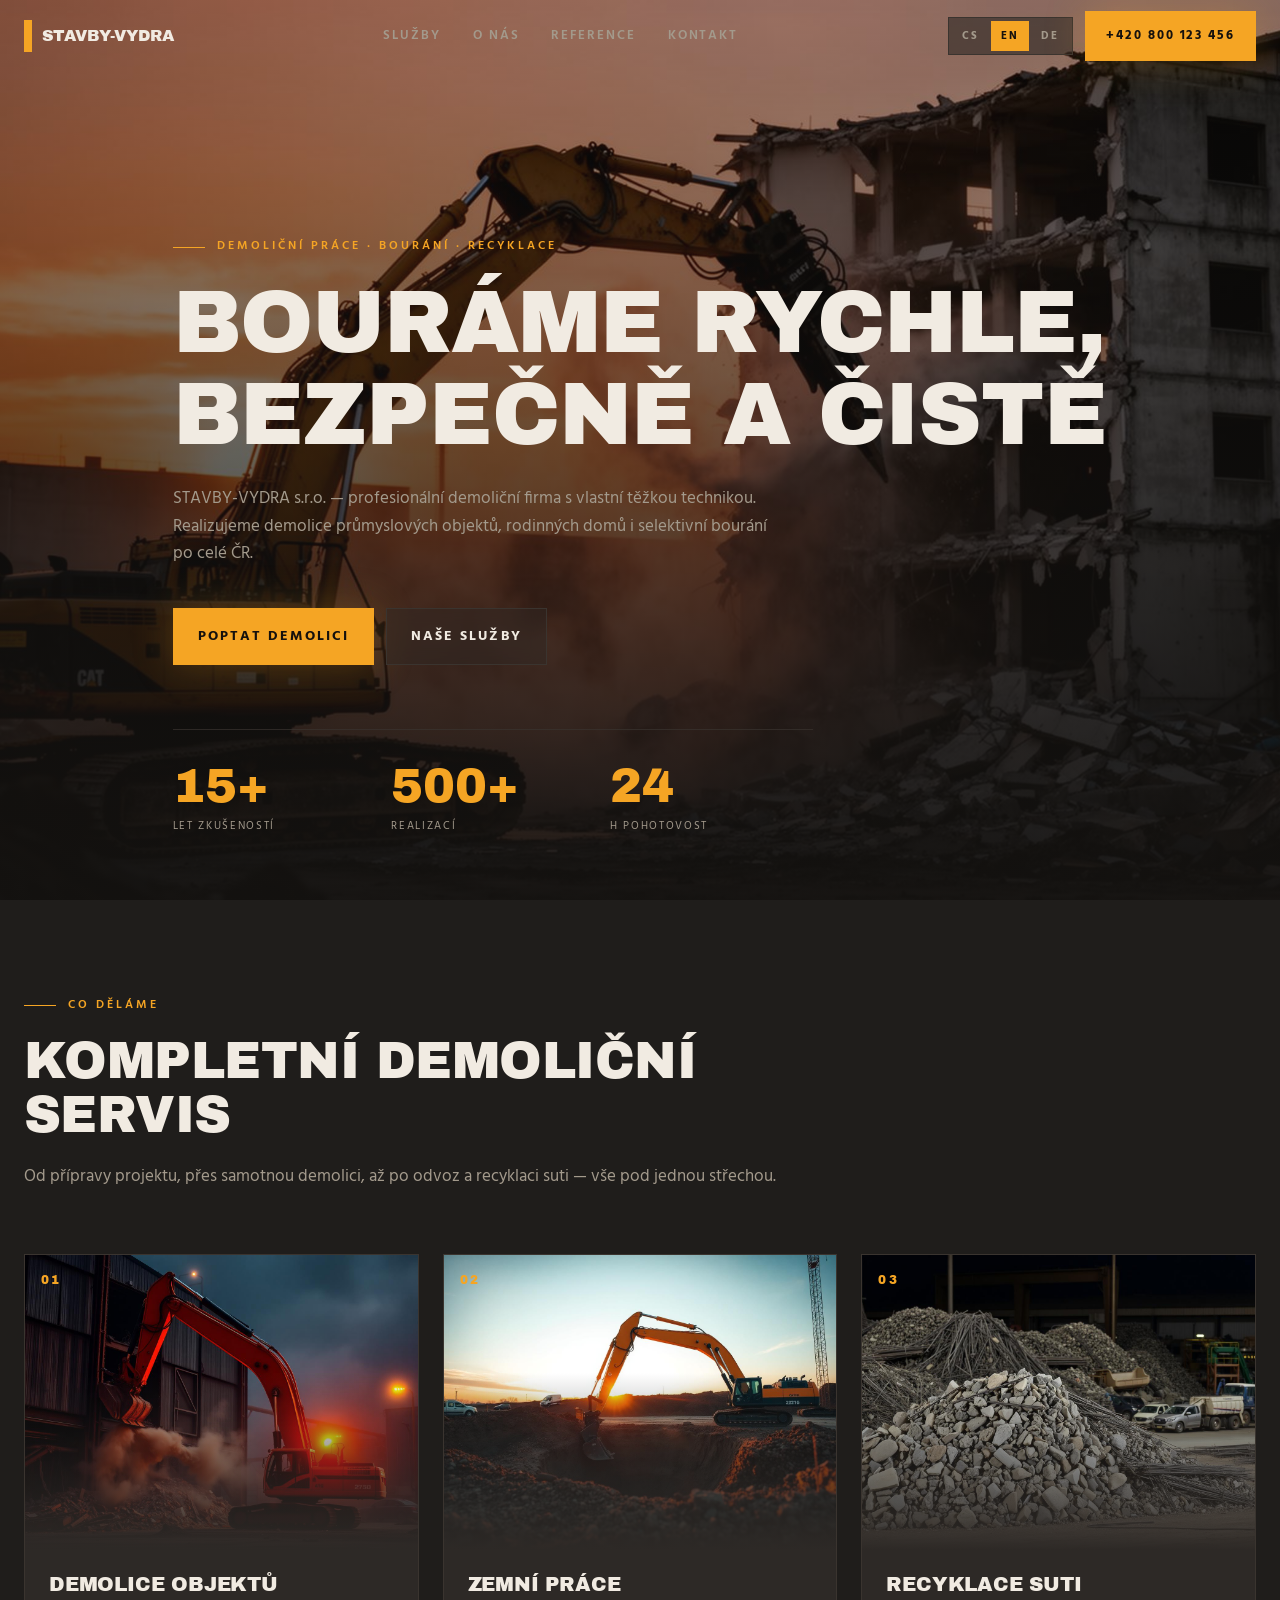
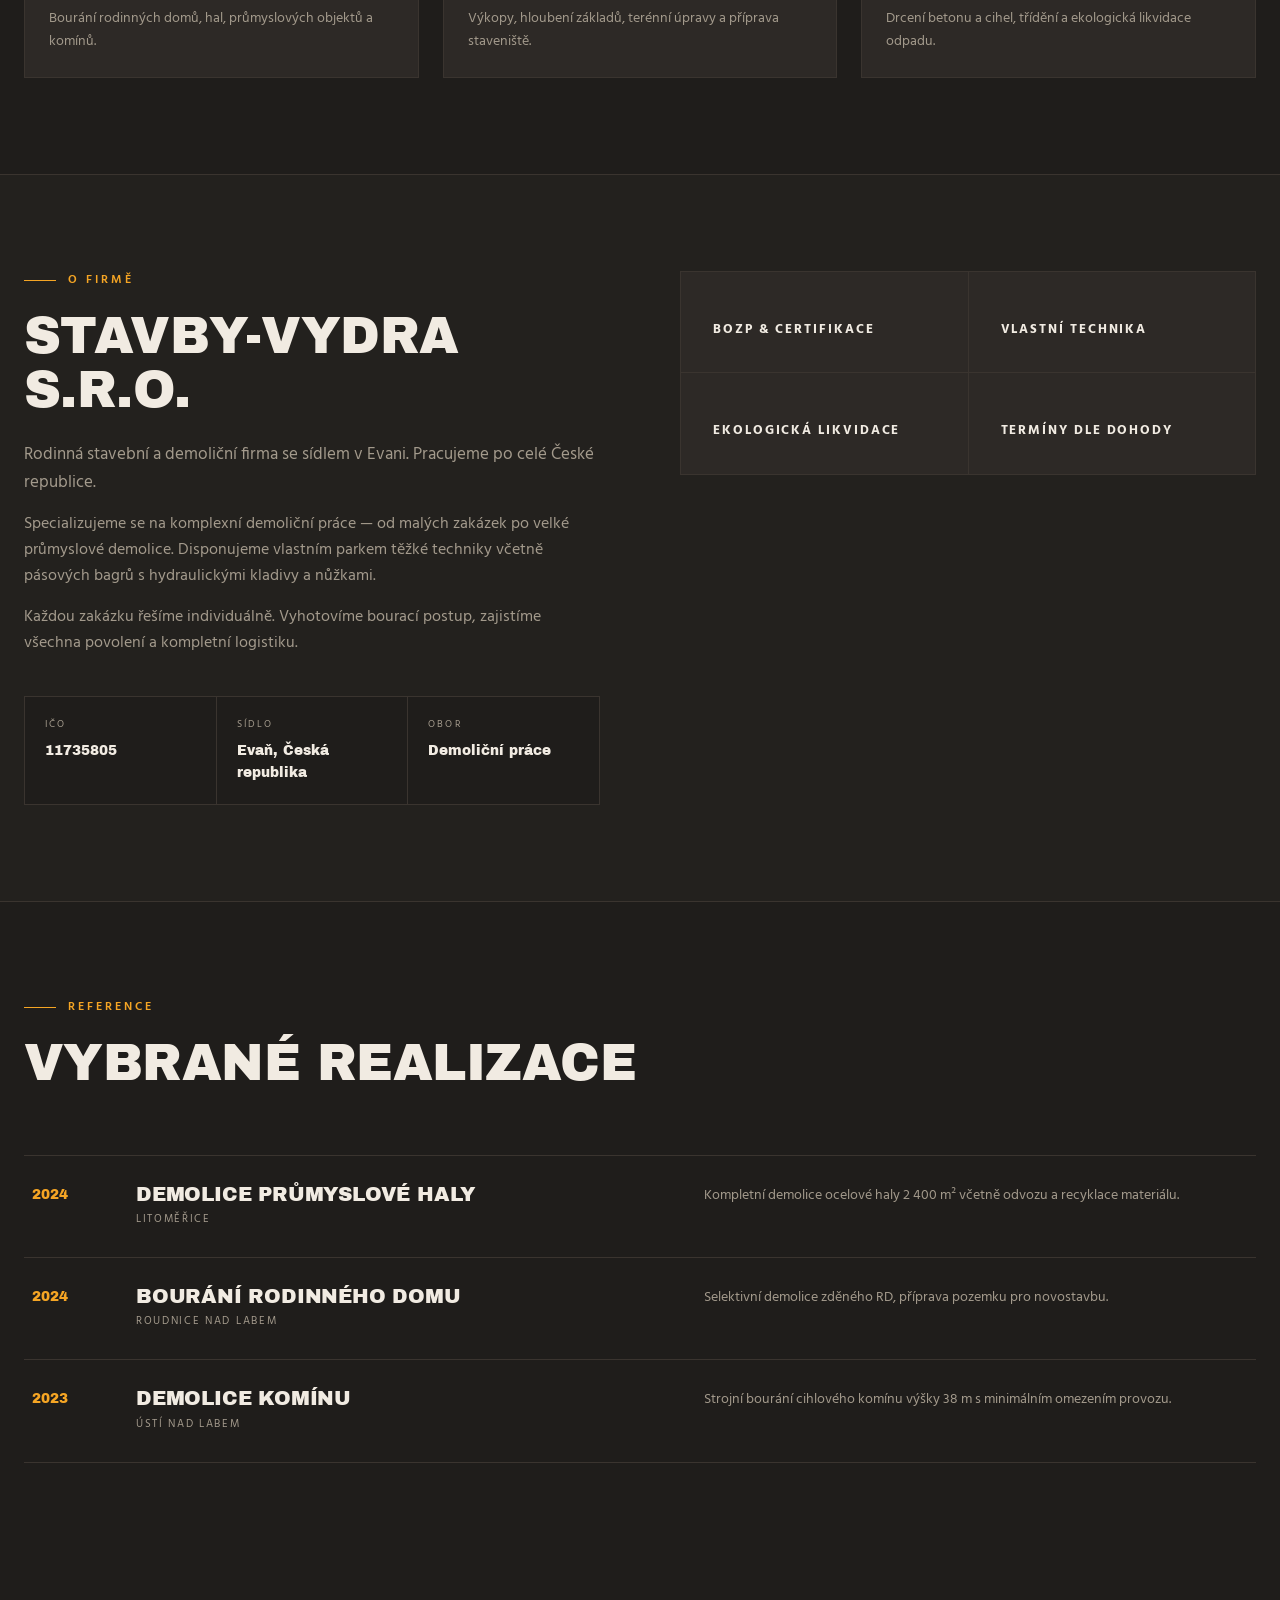
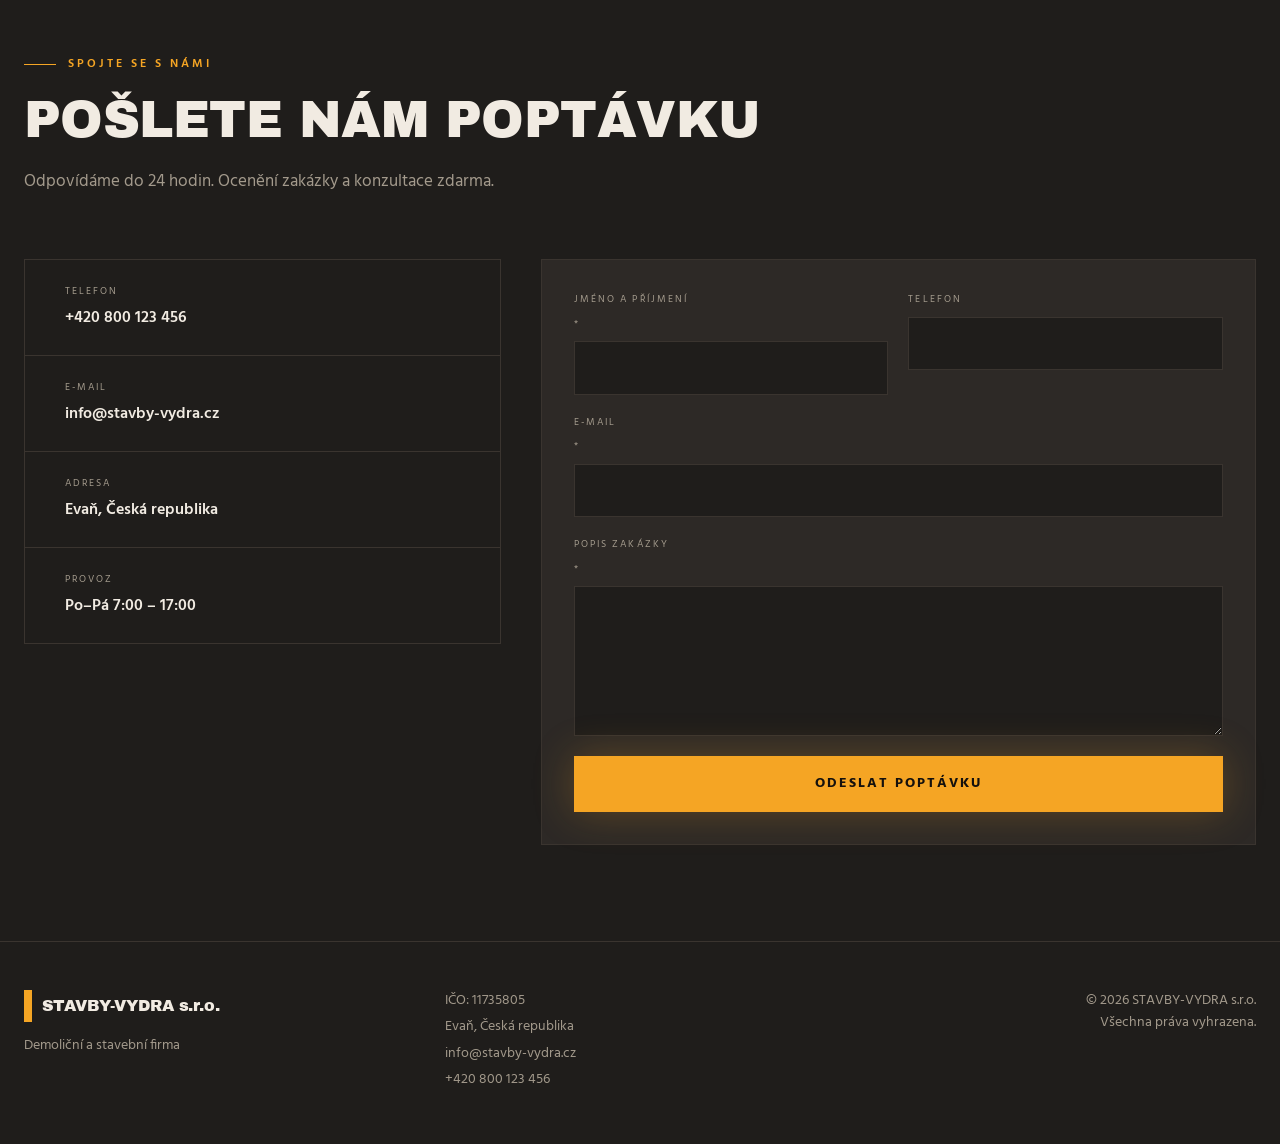
<file: index.html>
<!doctype html>
<html lang="cs">
<head>
<meta charset="utf-8" />
<meta name="viewport" content="width=device-width,initial-scale=1" />
<title>STAVBY-VYDRA s.r.o. — Demoliční práce, bourání a recyklace</title>
<meta name="description" content="Profesionální demoliční firma STAVBY-VYDRA s.r.o. Bourání objektů, zemní práce a recyklace suti po celé ČR. Vlastní technika, 15+ let zkušeností." />
<meta property="og:title" content="STAVBY-VYDRA s.r.o. — Demoliční práce" />
<meta property="og:description" content="Demolice, bourání a recyklace. Vlastní těžká technika, realizace po celé ČR." />
<meta property="og:type" content="website" />
<meta property="og:image" content="assets/hero-demolition.jpg" />
<link rel="preconnect" href="https://fonts.googleapis.com" />
<link rel="preconnect" href="https://fonts.gstatic.com" crossorigin />
<link rel="stylesheet" href="https://fonts.googleapis.com/css2?family=Archivo+Black&family=Hind:wght@300;400;500;600;700&display=swap" />
<link rel="stylesheet" href="styles.css" />
</head>
<body>

<header class="site-header" id="header">
  <div class="container nav-row">
    <a href="#top" class="brand"><span class="brand-bar"></span><span>STAVBY-VYDRA</span></a>
    <nav class="nav-links">
      <a href="#services" data-i18n="nav.services">Služby</a>
      <a href="#about" data-i18n="nav.about">O nás</a>
      <a href="#references" data-i18n="nav.references">Reference</a>
      <a href="#contact" data-i18n="nav.contact">Kontakt</a>
    </nav>
    <div class="nav-right">
      <div class="lang-switch" id="langSwitch">
        <button data-lang="cs" class="active">CS</button>
        <button data-lang="en">EN</button>
        <button data-lang="de">DE</button>
      </div>
      <a class="btn btn-primary btn-phone" href="tel:+420800123456">+420 800 123 456</a>
      <button class="menu-toggle" id="menuToggle" aria-label="Menu">☰</button>
    </div>
  </div>
  <nav class="mobile-nav" id="mobileNav">
    <a href="#services" data-i18n="nav.services">Služby</a>
    <a href="#about" data-i18n="nav.about">O nás</a>
    <a href="#references" data-i18n="nav.references">Reference</a>
    <a href="#contact" data-i18n="nav.contact">Kontakt</a>
    <a class="btn btn-primary" href="tel:+420800123456">+420 800 123 456</a>
  </nav>
</header>

<main id="top">

<section class="hero">
  <img src="assets/hero-demolition.jpg" alt="Demolice průmyslové haly" class="hero-bg" />
  <div class="hero-overlay"></div>
  <div class="container hero-inner">
    <div class="eyebrow"><span class="line"></span><span data-i18n="hero.eyebrow">Demoliční práce · Bourání · Recyklace</span></div>
    <h1 data-i18n="hero.title">BOURÁME RYCHLE,<br>BEZPEČNĚ A ČISTĚ</h1>
    <p class="lead" data-i18n="hero.subtitle">STAVBY-VYDRA s.r.o. — profesionální demoliční firma s vlastní těžkou technikou. Realizujeme demolice průmyslových objektů, rodinných domů i selektivní bourání po celé ČR.</p>
    <div class="cta-row">
      <a href="#contact" class="btn btn-primary btn-lg" data-i18n="hero.ctaPrimary">Poptat demolici</a>
      <a href="#services" class="btn btn-ghost btn-lg" data-i18n="hero.ctaSecondary">Naše služby</a>
    </div>
    <div class="stats">
      <div><div class="stat-num">15+</div><div class="stat-lbl" data-i18n="hero.stat1">let zkušeností</div></div>
      <div><div class="stat-num">500+</div><div class="stat-lbl" data-i18n="hero.stat2">realizací</div></div>
      <div><div class="stat-num">24</div><div class="stat-lbl" data-i18n="hero.stat3">h pohotovost</div></div>
    </div>
  </div>
</section>

<section id="services" class="section">
  <div class="container">
    <div class="section-head">
      <div class="eyebrow"><span class="line"></span><span data-i18n="services.eyebrow">Co děláme</span></div>
      <h2 data-i18n="services.title">Kompletní demoliční servis</h2>
      <p class="lead" data-i18n="services.intro">Od přípravy projektu, přes samotnou demolici, až po odvoz a recyklaci suti — vše pod jednou střechou.</p>
    </div>
    <div class="grid-3">
      <article class="card">
        <div class="card-img"><img src="assets/service-demolition.jpg" alt="" loading="lazy"><span class="card-num">01</span></div>
        <div class="card-body"><h3 data-i18n="services.s1.title">Demolice objektů</h3><p data-i18n="services.s1.desc">Bourání rodinných domů, hal, průmyslových objektů a komínů.</p></div>
      </article>
      <article class="card">
        <div class="card-img"><img src="assets/service-earthworks.jpg" alt="" loading="lazy"><span class="card-num">02</span></div>
        <div class="card-body"><h3 data-i18n="services.s2.title">Zemní práce</h3><p data-i18n="services.s2.desc">Výkopy, hloubení základů, terénní úpravy a příprava staveniště.</p></div>
      </article>
      <article class="card">
        <div class="card-img"><img src="assets/service-recycling.jpg" alt="" loading="lazy"><span class="card-num">03</span></div>
        <div class="card-body"><h3 data-i18n="services.s3.title">Recyklace suti</h3><p data-i18n="services.s3.desc">Drcení betonu a cihel, třídění a ekologická likvidace odpadu.</p></div>
      </article>
    </div>
  </div>
</section>

<section id="about" class="section section-alt">
  <div class="container grid-2">
    <div>
      <div class="eyebrow"><span class="line"></span><span data-i18n="about.eyebrow">O firmě</span></div>
      <h2 data-i18n="about.title">STAVBY-VYDRA s.r.o.</h2>
      <p class="lead" data-i18n="about.lead">Rodinná stavební a demoliční firma se sídlem v Evani. Pracujeme po celé České republice.</p>
      <p data-i18n="about.p1">Specializujeme se na komplexní demoliční práce — od malých zakázek po velké průmyslové demolice. Disponujeme vlastním parkem těžké techniky včetně pásových bagrů s hydraulickými kladivy a nůžkami.</p>
      <p data-i18n="about.p2">Každou zakázku řešíme individuálně. Vyhotovíme bourací postup, zajistíme všechna povolení a kompletní logistiku.</p>
      <dl class="facts">
        <div><dt data-i18n="about.ico">IČO</dt><dd>11735805</dd></div>
        <div><dt data-i18n="about.seat">Sídlo</dt><dd data-i18n="about.seatValue">Evaň, Česká republika</dd></div>
        <div><dt data-i18n="about.field">Obor</dt><dd data-i18n="about.fieldValue">Demoliční práce</dd></div>
      </dl>
    </div>
    <div class="features">
      <div><div class="ft-ico"></div><span data-i18n="ft.1">BOZP & certifikace</span></div>
      <div><div class="ft-ico"></div><span data-i18n="ft.2">Vlastní technika</span></div>
      <div><div class="ft-ico"></div><span data-i18n="ft.3">Ekologická likvidace</span></div>
      <div><div class="ft-ico"></div><span data-i18n="ft.4">Termíny dle dohody</span></div>
    </div>
  </div>
</section>

<section id="references" class="section">
  <div class="container">
    <div class="section-head">
      <div class="eyebrow"><span class="line"></span><span data-i18n="refs.eyebrow">Reference</span></div>
      <h2 data-i18n="refs.title">Vybrané realizace</h2>
    </div>
    <div class="ref-list">
      <article class="ref">
        <div class="ref-year">2024</div>
        <div class="ref-main"><h3 data-i18n="refs.r1.title">Demolice průmyslové haly</h3><div class="ref-loc"><span data-i18n="refs.r1.loc">Litoměřice</span></div></div>
        <p class="ref-desc" data-i18n="refs.r1.desc">Kompletní demolice ocelové haly 2 400 m² včetně odvozu a recyklace materiálu.</p>
      </article>
      <article class="ref">
        <div class="ref-year">2024</div>
        <div class="ref-main"><h3 data-i18n="refs.r2.title">Bourání rodinného domu</h3><div class="ref-loc"><span data-i18n="refs.r2.loc">Roudnice nad Labem</span></div></div>
        <p class="ref-desc" data-i18n="refs.r2.desc">Selektivní demolice zděného RD, příprava pozemku pro novostavbu.</p>
      </article>
      <article class="ref">
        <div class="ref-year">2023</div>
        <div class="ref-main"><h3 data-i18n="refs.r3.title">Demolice komínu</h3><div class="ref-loc"><span data-i18n="refs.r3.loc">Ústí nad Labem</span></div></div>
        <p class="ref-desc" data-i18n="refs.r3.desc">Strojní bourání cihlového komínu výšky 38 m s minimálním omezením provozu.</p>
      </article>
    </div>
  </div>
</section>

<section id="contact" class="section">
  <div class="container">
    <div class="section-head">
      <div class="eyebrow"><span class="line"></span><span data-i18n="contact.eyebrow">Spojte se s námi</span></div>
      <h2 data-i18n="contact.title">Pošlete nám poptávku</h2>
      <p class="lead" data-i18n="contact.lead">Odpovídáme do 24 hodin. Ocenění zakázky a konzultace zdarma.</p>
    </div>
    <div class="contact-grid">
      <div class="info-list">
        <a class="info" href="tel:+420800123456"><span class="info-ico"></span><div><div class="info-lbl" data-i18n="contact.phone">Telefon</div><div class="info-val">+420 800 123 456</div></div></a>
        <a class="info" href="mailto:info@stavby-vydra.cz"><span class="info-ico"></span><div><div class="info-lbl" data-i18n="contact.email">E-mail</div><div class="info-val">info@stavby-vydra.cz</div></div></a>
        <div class="info"><span class="info-ico"></span><div><div class="info-lbl" data-i18n="contact.address">Adresa</div><div class="info-val">Evaň, Česká republika</div></div></div>
        <div class="info"><span class="info-ico"></span><div><div class="info-lbl" data-i18n="contact.hours">Provoz</div><div class="info-val" data-i18n="contact.hoursValue">Po–Pá 7:00 – 17:00</div></div></div>
      </div>
      <form class="contact-form" id="contactForm">
        <div class="form-grid-2">
          <label><span data-i18n="contact.form.name">Jméno a příjmení</span> *<input name="name" required></label>
          <label><span data-i18n="contact.form.phone">Telefon</span><input name="phone" type="tel"></label>
        </div>
        <label><span data-i18n="contact.form.email">E-mail</span> *<input name="email" type="email" required></label>
        <label><span data-i18n="contact.form.message">Popis zakázky</span> *<textarea name="message" rows="5" required></textarea></label>
        <button type="submit" class="btn btn-primary btn-lg" data-i18n="contact.form.submit">Odeslat poptávku</button>
        <p class="form-success hidden" id="formSuccess" data-i18n="contact.form.success">Děkujeme, ozveme se vám co nejdříve.</p>
        <p class="form-error hidden" id="formError" style="color: red; margin-top: 10px;">Omlouváme se, ale odeslání se nezdařilo. Zkuste to prosím znovu.</p>
      </form>
    </div>
  </div>
</section>

</main>

<footer class="site-footer">
  <div class="container footer-grid">
    <div>
      <div class="brand"><span class="brand-bar"></span><span>STAVBY-VYDRA s.r.o.</span></div>
      <p data-i18n="footer.tag">Demoliční a stavební firma</p>
    </div>
    <div class="muted">
      <div>IČO: 11735805</div>
      <div>Evaň, Česká republika</div>
      <div>info@stavby-vydra.cz</div>
      <div>+420 800 123 456</div>
    </div>
    <div class="muted right">
      © <span id="year"></span> STAVBY-VYDRA s.r.o.<br>
      <span data-i18n="footer.rights">Všechna práva vyhrazena.</span>
    </div>
  </div>
</footer>

<script src="script.js"></script>
<script>
  // AJAX odesílání dat do Cloudflare Workeru
  document.getElementById('contactForm').addEventListener('submit', async function(e) {
    e.preventDefault();
    
    const form = e.target;
    const submitBtn = form.querySelector('button[type="submit"]');
    const successMsg = document.getElementById('formSuccess');
    const errorMsg = document.getElementById('formError');
    
    // Skryjeme předchozí stavy
    successMsg.classList.add('hidden');
    errorMsg.classList.add('hidden');
    submitBtn.disabled = true;

    // Sběr dat z formuláře
    const formData = new FormData(form);
    const payload = Object.fromEntries(formData.entries());

    try {
      // Odeslání na subdoménu Cloudflare Workeru
      const response = await fetch('https://form.stavby-vydra.eu', {
        method: 'POST',
        headers: {
          'Content-Type': 'application/json'
        },
        body: JSON.stringify(payload)
      });

      if (response.ok) {
        successMsg.classList.remove('hidden');
        form.reset();
      } else {
        errorMsg.classList.remove('hidden');
      }
    } catch (error) {
      console.error('Chyba komunikace s API:', error);
      errorMsg.classList.remove('hidden');
    } finally {
      submitBtn.disabled = false;
    }
  });
</script>
</body>
</html>
</file>
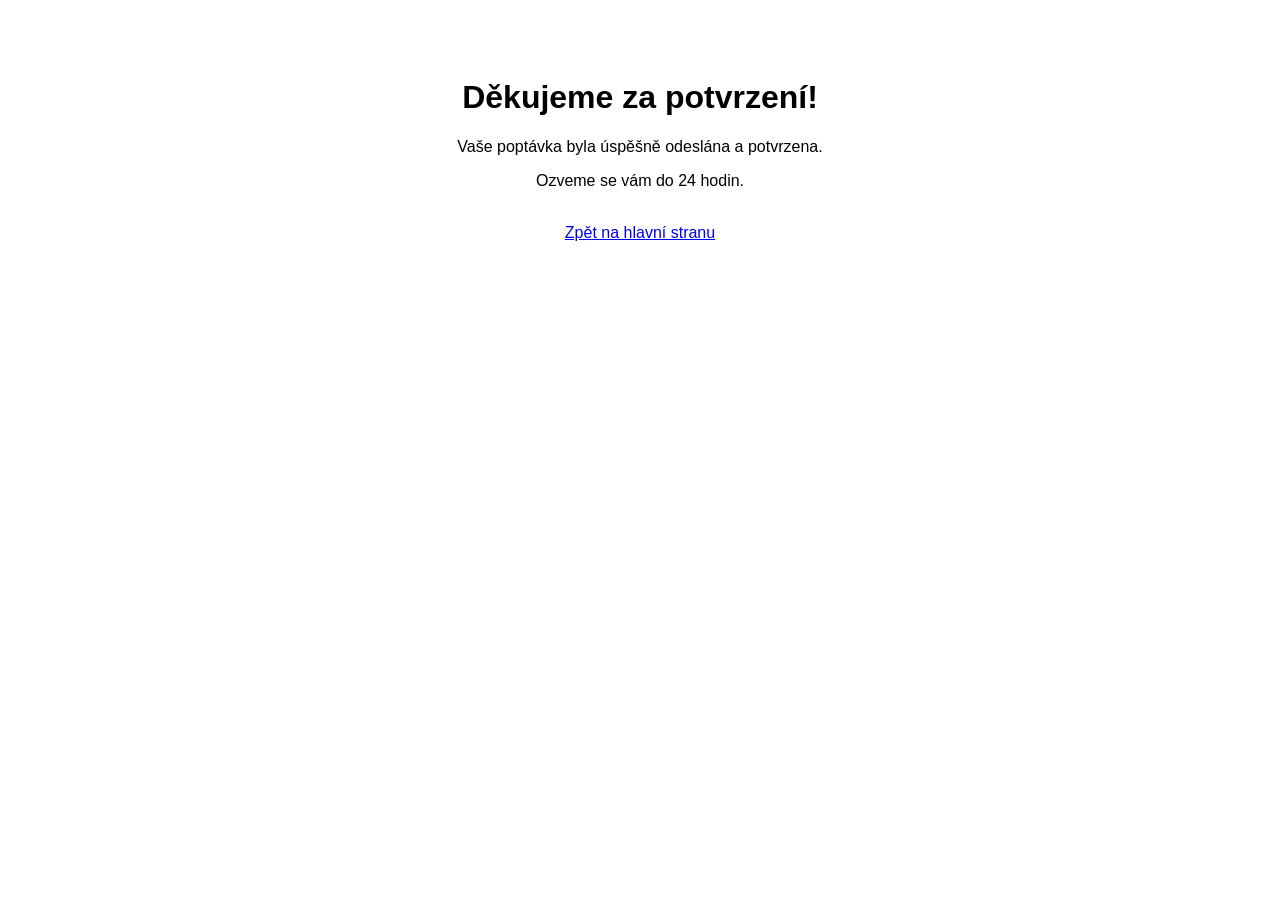
<file: poptavka-potvrzena.html>
<!DOCTYPE html>
<html lang="cs">
<head>
    <meta charset="UTF-8">
    <title>Potvrzení poptávky | Stavby-Vydra</title>
    <style>body{font-family:sans-serif; text-align:center; padding:50px;}</style>
</head>
<body>
    <h1>Děkujeme za potvrzení!</h1>
    <p>Vaše poptávka byla úspěšně odeslána a potvrzena.</p>
    <p>Ozveme se vám do 24 hodin.</p>
    <br>
    <a href="/">Zpět na hlavní stranu</a>
</body>
</html>
</file>
<file: styles.css>
:root{
  --bg:#1f1d1b;--bg-2:#272421;--card:#2d2926;--border:#3a342f;
  --fg:#f1ebe2;--muted:#a39a8c;--primary:#f5a524;--primary-2:#e68a0c;
  --shadow:0 24px 60px -20px rgba(0,0,0,.7);
  --font-h:"Archivo Black",system-ui,sans-serif;
  --font-b:"Hind",system-ui,sans-serif;
}
*{box-sizing:border-box;margin:0;padding:0}
html{scroll-behavior:smooth}
body{background:var(--bg);color:var(--fg);font-family:var(--font-b);font-size:16px;line-height:1.6;-webkit-font-smoothing:antialiased}
img{max-width:100%;display:block}
a{color:inherit;text-decoration:none}
h1,h2,h3,h4{font-family:var(--font-h);text-transform:uppercase;letter-spacing:-.01em;line-height:1.05;font-weight:400}
h1{font-size:clamp(2.5rem,7vw,5.5rem)}
h2{font-size:clamp(1.9rem,4vw,3.2rem)}
h3{font-size:1.25rem}
p{color:var(--muted)}
.lead{font-size:clamp(1rem,1.3vw,1.125rem);color:var(--muted);line-height:1.65}
.container{max-width:1280px;margin:0 auto;padding:0 1.5rem}
.hidden{display:none!important}
.eyebrow{display:flex;align-items:center;gap:.75rem;margin-bottom:1.25rem;font-size:.75rem;font-weight:600;text-transform:uppercase;letter-spacing:.25em;color:var(--primary)}
.eyebrow .line{display:inline-block;width:2rem;height:1px;background:var(--primary)}

/* Header */
.site-header{position:fixed;top:0;left:0;right:0;z-index:50;transition:all .3s;background:transparent}
.site-header.scrolled{background:rgba(31,29,27,.88);backdrop-filter:blur(12px);border-bottom:1px solid var(--border)}
.nav-row{display:flex;align-items:center;justify-content:space-between;height:72px;gap:1rem}
.brand{display:flex;align-items:center;gap:.6rem;font-family:var(--font-h);font-size:1rem;letter-spacing:-.01em}
.brand-bar{display:inline-block;width:.5rem;height:2rem;background:var(--primary)}
.nav-links{display:none;gap:2rem}
.nav-links a{font-size:.8rem;font-weight:600;text-transform:uppercase;letter-spacing:.15em;color:var(--muted);transition:color .2s}
.nav-links a:hover{color:var(--primary)}
.nav-right{display:flex;align-items:center;gap:.75rem}
.lang-switch{display:inline-flex;gap:2px;background:rgba(45,41,38,.6);border:1px solid var(--border);padding:3px}
.lang-switch button{background:transparent;border:0;color:var(--muted);padding:.4rem .65rem;font-size:.7rem;font-weight:700;letter-spacing:.15em;cursor:pointer;font-family:var(--font-b)}
.lang-switch button.active{background:var(--primary);color:#15110d}
.menu-toggle{display:inline-flex;background:transparent;border:0;color:var(--fg);font-size:1.5rem;cursor:pointer;padding:.25rem}
.btn-phone{display:none}
.mobile-nav{display:none;flex-direction:column;background:var(--bg);border-top:1px solid var(--border);padding:1rem 1.5rem;gap:.5rem}
.mobile-nav.open{display:flex}
.mobile-nav a:not(.btn){padding:.85rem 0;border-bottom:1px solid rgba(58,52,47,.5);font-size:.8rem;font-weight:600;text-transform:uppercase;letter-spacing:.15em}
.mobile-nav .btn{margin-top:.75rem;text-align:center}
@media(min-width:1024px){.nav-links{display:flex}.menu-toggle{display:none}.btn-phone{display:inline-flex}}

/* Buttons */
.btn{display:inline-flex;align-items:center;justify-content:center;gap:.65rem;padding:.85rem 1.25rem;font-size:.8rem;font-weight:700;text-transform:uppercase;letter-spacing:.15em;font-family:var(--font-b);border:1px solid transparent;cursor:pointer;transition:all .2s}
.btn-lg{padding:1.05rem 1.5rem;font-size:.85rem}
.btn-primary{background:var(--primary);color:#15110d;box-shadow:0 0 40px rgba(245,165,36,.25)}
.btn-primary:hover{background:var(--primary-2)}
.btn-ghost{background:rgba(45,41,38,.4);border-color:var(--border);color:var(--fg);backdrop-filter:blur(8px)}
.btn-ghost:hover{border-color:var(--primary)}

/* Hero */
.hero{position:relative;min-height:100svh;display:flex;align-items:flex-end;overflow:hidden}
.hero-bg{position:absolute;inset:0;width:100%;height:100%;object-fit:cover;z-index:0}
.hero-overlay{position:absolute;inset:0;background:linear-gradient(180deg,rgba(20,18,16,.35) 0%,rgba(20,18,16,.95) 100%);z-index:1}
.hero-inner{position:relative;z-index:2;padding:8rem 1.5rem 4rem;max-width:1280px}
.hero-inner h1{max-width:18ch}
.hero-inner .lead{margin-top:1.5rem;max-width:38rem}
.cta-row{display:flex;flex-wrap:wrap;gap:.75rem;margin-top:2.5rem}
.stats{display:grid;grid-template-columns:repeat(3,1fr);gap:1rem;margin-top:4rem;max-width:40rem;padding-top:2rem;border-top:1px solid rgba(58,52,47,.7)}
.stat-num{font-family:var(--font-h);font-size:clamp(1.8rem,4vw,3rem);color:var(--primary);line-height:1}
.stat-lbl{margin-top:.5rem;font-size:.7rem;text-transform:uppercase;letter-spacing:.15em;color:var(--muted)}

/* Sections */
.section{padding:6rem 0}
.section-alt{background:rgba(39,36,33,.6);border-top:1px solid var(--border);border-bottom:1px solid var(--border)}
.section-head{max-width:48rem;margin-bottom:4rem}
.section-head .lead{margin-top:1.25rem}

/* Cards */
.grid-3{display:grid;grid-template-columns:1fr;gap:1.5rem}
@media(min-width:768px){.grid-3{grid-template-columns:repeat(3,1fr)}}
.card{background:var(--card);border:1px solid var(--border);transition:border-color .25s;overflow:hidden}
.card:hover{border-color:var(--primary)}
.card-img{position:relative;aspect-ratio:4/3;overflow:hidden}
.card-img img{width:100%;height:100%;object-fit:cover;transition:transform .7s}
.card:hover .card-img img{transform:scale(1.05)}
.card-num{position:absolute;top:1rem;left:1rem;font-family:var(--font-h);font-size:.75rem;color:var(--primary);letter-spacing:.2em;z-index:2}
.card-img::after{content:"";position:absolute;inset:0;background:linear-gradient(to top,var(--card),transparent 60%)}
.card-body{padding:1.5rem}
.card-body p{margin-top:.75rem;font-size:.9rem}

/* About */
.grid-2{display:grid;grid-template-columns:1fr;gap:3rem}
@media(min-width:1024px){.grid-2{grid-template-columns:1fr 1fr;gap:5rem}}
.grid-2 p+p{margin-top:1rem}
.grid-2 .lead{margin-top:1.5rem}
.facts{display:grid;grid-template-columns:1fr;gap:1px;margin-top:2.5rem;background:var(--border);border:1px solid var(--border)}
@media(min-width:640px){.facts{grid-template-columns:repeat(3,1fr)}}
.facts>div{background:var(--bg);padding:1.25rem}
.facts dt{font-size:.65rem;text-transform:uppercase;letter-spacing:.2em;color:var(--muted)}
.facts dd{margin-top:.4rem;font-family:var(--font-h);font-size:.85rem}
.features{display:grid;grid-template-columns:repeat(2,1fr);gap:1px;background:var(--border);border:1px solid var(--border);align-self:start}
.features>div{background:var(--card);padding:2rem;display:flex;flex-direction:column;gap:1rem;transition:background .2s}
.features>div:hover{background:rgba(58,52,47,.5)}
.ft-ico{font-size:1.75rem}
.features span{font-size:.8rem;font-weight:700;text-transform:uppercase;letter-spacing:.15em}

/* References */
.ref-list{border-top:1px solid var(--border)}
.ref{display:grid;grid-template-columns:1fr;gap:.5rem;padding:1.75rem .5rem;border-bottom:1px solid var(--border);transition:background .2s}
.ref:hover{background:rgba(58,52,47,.3)}
@media(min-width:768px){.ref{grid-template-columns:80px 1fr 1fr;gap:1.5rem;align-items:start}}
.ref-year{font-family:var(--font-h);color:var(--primary);font-size:.85rem}
.ref-main h3{transition:color .2s}
.ref:hover h3{color:var(--primary)}
.ref-loc{margin-top:.4rem;font-size:.7rem;text-transform:uppercase;letter-spacing:.15em;color:var(--muted)}
.ref p{font-size:.9rem}

/* Game */
.game-wrap{max-width:880px;margin:0 auto}
.game-stage{position:relative;background:#0d0c0b;border:1px solid var(--border);aspect-ratio:5/3;overflow:hidden}
#gameCanvas{display:block;width:100%;height:100%}
.game-overlay{position:absolute;inset:0;display:flex;align-items:center;justify-content:center;background:rgba(13,12,11,.85);backdrop-filter:blur(4px);text-align:center;padding:2rem;z-index:5}
.game-overlay h3{font-size:1.75rem;color:var(--primary)}
.game-overlay p{margin:.75rem 0 1.5rem}
.game-hud{display:flex;justify-content:space-between;padding:1rem 1.25rem;background:var(--card);border:1px solid var(--border);border-top:0;font-size:.85rem;letter-spacing:.05em}
.game-hud strong{color:var(--primary);font-family:var(--font-h);margin-left:.4rem}

/* Contact */
.contact-grid{display:grid;grid-template-columns:1fr;gap:2.5rem}
@media(min-width:1024px){.contact-grid{grid-template-columns:2fr 3fr}}
.info-list{display:grid;gap:1px;background:var(--border);border:1px solid var(--border);align-self:start}
.info{display:flex;gap:1rem;align-items:flex-start;background:var(--bg);padding:1.5rem;transition:background .2s}
a.info:hover{background:var(--card)}
.info-ico{font-size:1.25rem}
.info-lbl{font-size:.65rem;text-transform:uppercase;letter-spacing:.2em;color:var(--muted)}
.info-val{margin-top:.3rem;font-weight:600}
.contact-form{background:var(--card);border:1px solid var(--border);padding:2rem;display:flex;flex-direction:column;gap:1.25rem}
.form-grid-2{display:grid;grid-template-columns:1fr;gap:1.25rem}
@media(min-width:640px){.form-grid-2{grid-template-columns:1fr 1fr}}
.contact-form label{display:flex;flex-direction:column;gap:.5rem;font-size:.65rem;text-transform:uppercase;letter-spacing:.2em;color:var(--muted)}
.contact-form input,.contact-form textarea{background:var(--bg);border:1px solid var(--border);color:var(--fg);padding:.85rem 1rem;font-family:var(--font-b);font-size:.95rem;letter-spacing:normal;text-transform:none;transition:border-color .2s}
.contact-form input:focus,.contact-form textarea:focus{outline:0;border-color:var(--primary)}
.form-success{color:var(--primary);font-weight:600;text-transform:none;letter-spacing:.02em;font-size:.9rem}

/* Footer */
.site-footer{background:var(--bg);border-top:1px solid var(--border);padding:3rem 0}
.footer-grid{display:grid;grid-template-columns:1fr;gap:2rem;align-items:start}
@media(min-width:768px){.footer-grid{grid-template-columns:repeat(3,1fr)}}
.footer-grid p{margin-top:.75rem;font-size:.9rem}
.muted{color:var(--muted);font-size:.875rem}
.muted div{margin-bottom:.25rem}
.right{text-align:left}
@media(min-width:768px){.right{text-align:right}}
</file>
